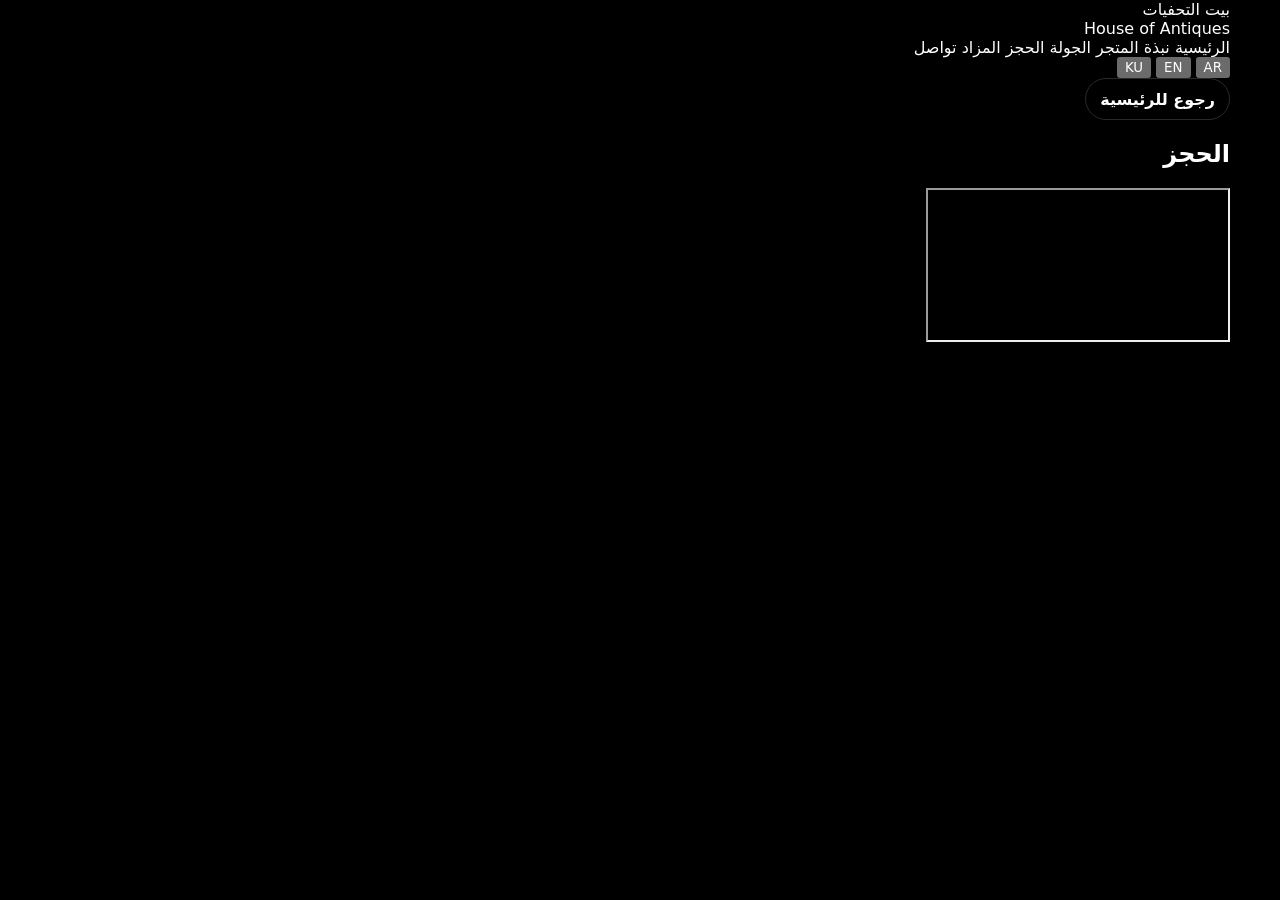
<file: booking.html>
<!doctype html>
<html lang="ar" dir="rtl">
<head>
  <meta charset="UTF-8" />
  <meta name="viewport" content="width=device-width, initial-scale=1.0"/>
  <title>الحجز | بيت التحفيات</title>
  <link rel="stylesheet" href="styles.css"/>
</head>
<body data-page="booking">
  <div class="wrap">
    <div class="shell">
      <header class="topbar">
        <div class="brand">
          <div class="logo" aria-hidden="true"></div>
          <div>
            <div class="t1" data-i18n="brand1">بيت التحفيات</div>
            <div class="t2" data-i18n="brand2">House of Antiques</div>
          </div>
        </div>

        <nav class="nav">
          <a href="index.html" data-i18n="nav_home">الرئيسية</a><span class="dot"></span>
          <a href="about.html" data-i18n="nav_about">نبذة</a><span class="dot"></span>
          <a href="store.html" data-i18n="nav_store">المتجر</a><span class="dot"></span>
          <a href="tour.html" data-i18n="nav_tour">الجولة</a><span class="dot"></span>
          <a href="booking.html" data-i18n="nav_booking">الحجز</a><span class="dot"></span>
          <a href="auction.html" data-i18n="nav_auction">المزاد</a><span class="dot"></span>
          <a href="contact.html" data-i18n="nav_contact">تواصل</a>
        </nav>

        <div class="lang">
          <button type="button" data-lang="ar">AR</button>
          <button type="button" data-lang="en">EN</button>
          <button type="button" data-lang="ku">KU</button>
        </div>
      </header>

      <main class="page">
        <a class="btn" href="index.html"><span data-back-home>رجوع للرئيسية</span></a>
        <h2 data-page-title>الحجز</h2>

        <div class="panel">
          <iframe id="embed" class="embed" title="Booking"></iframe>
        </div>
      </main>
    </div>
  </div>

  <script src="app.js"></script>
</body>
</html>
</file>
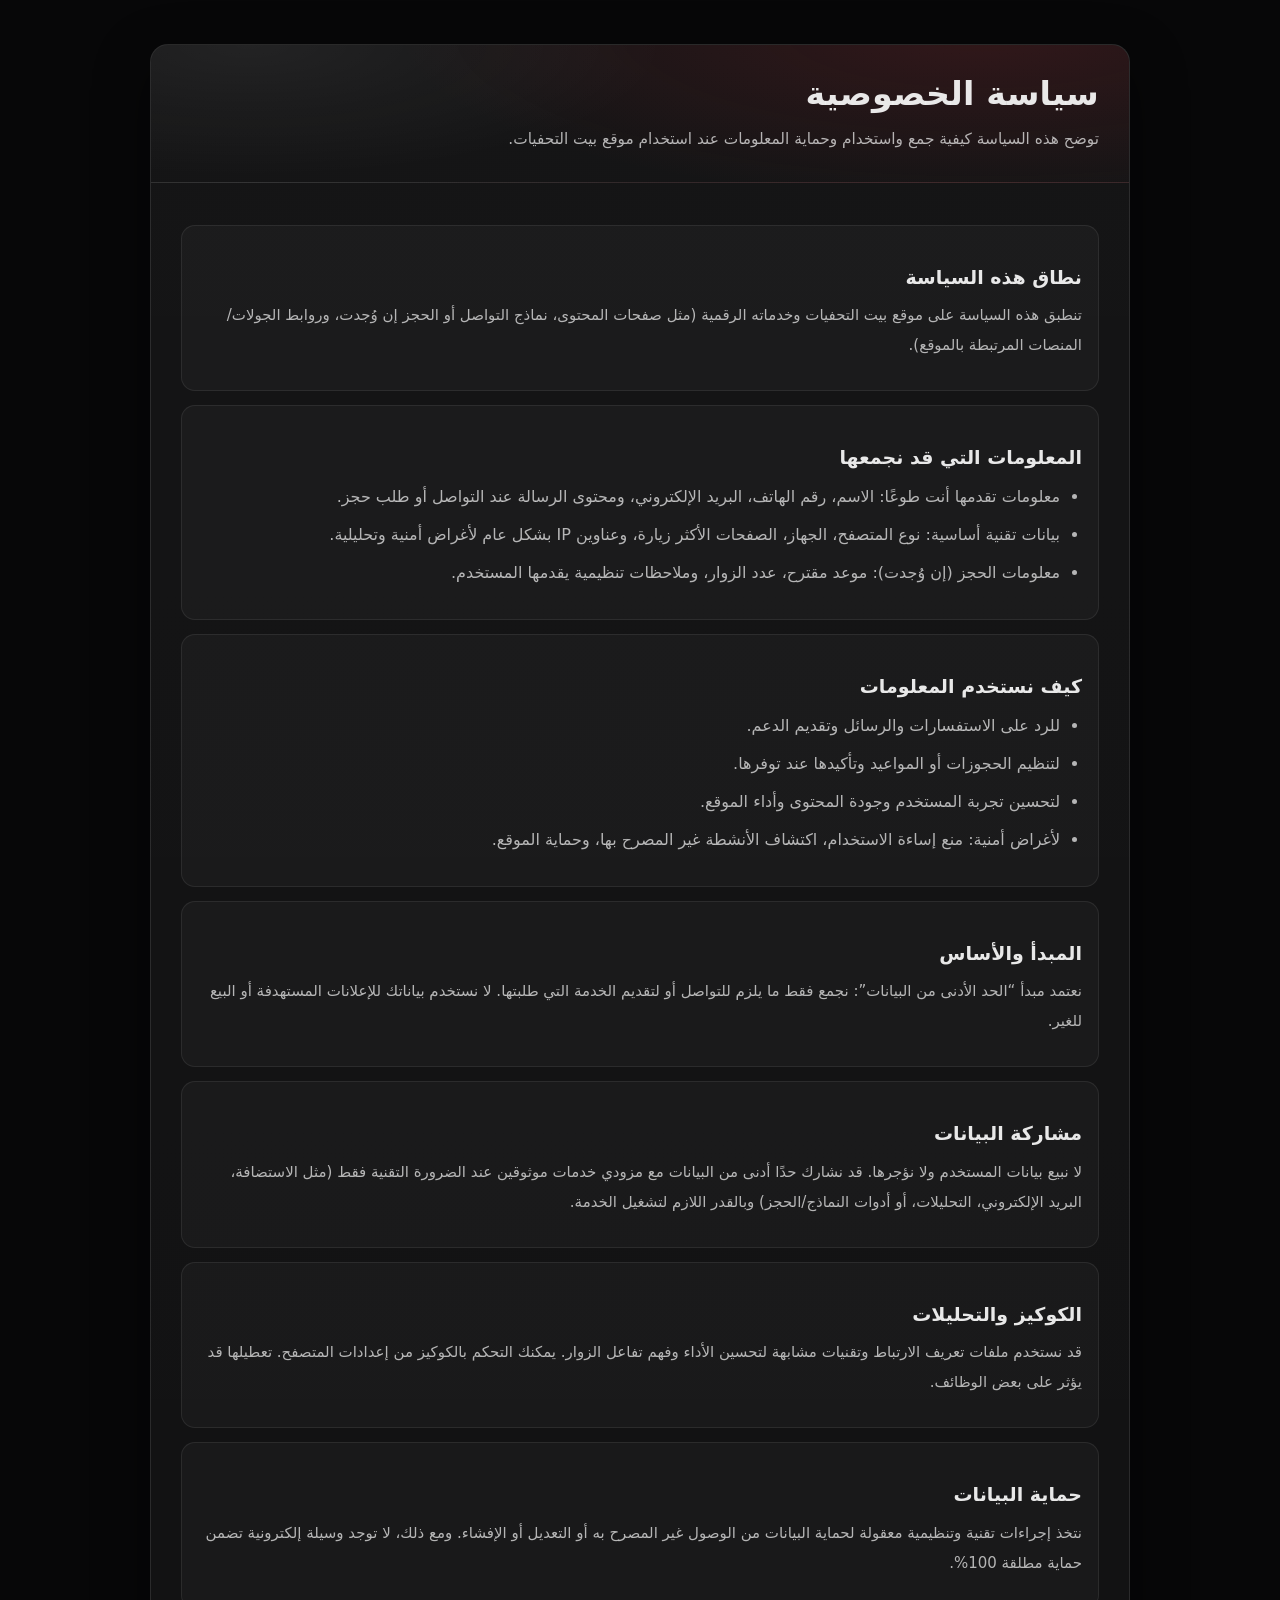
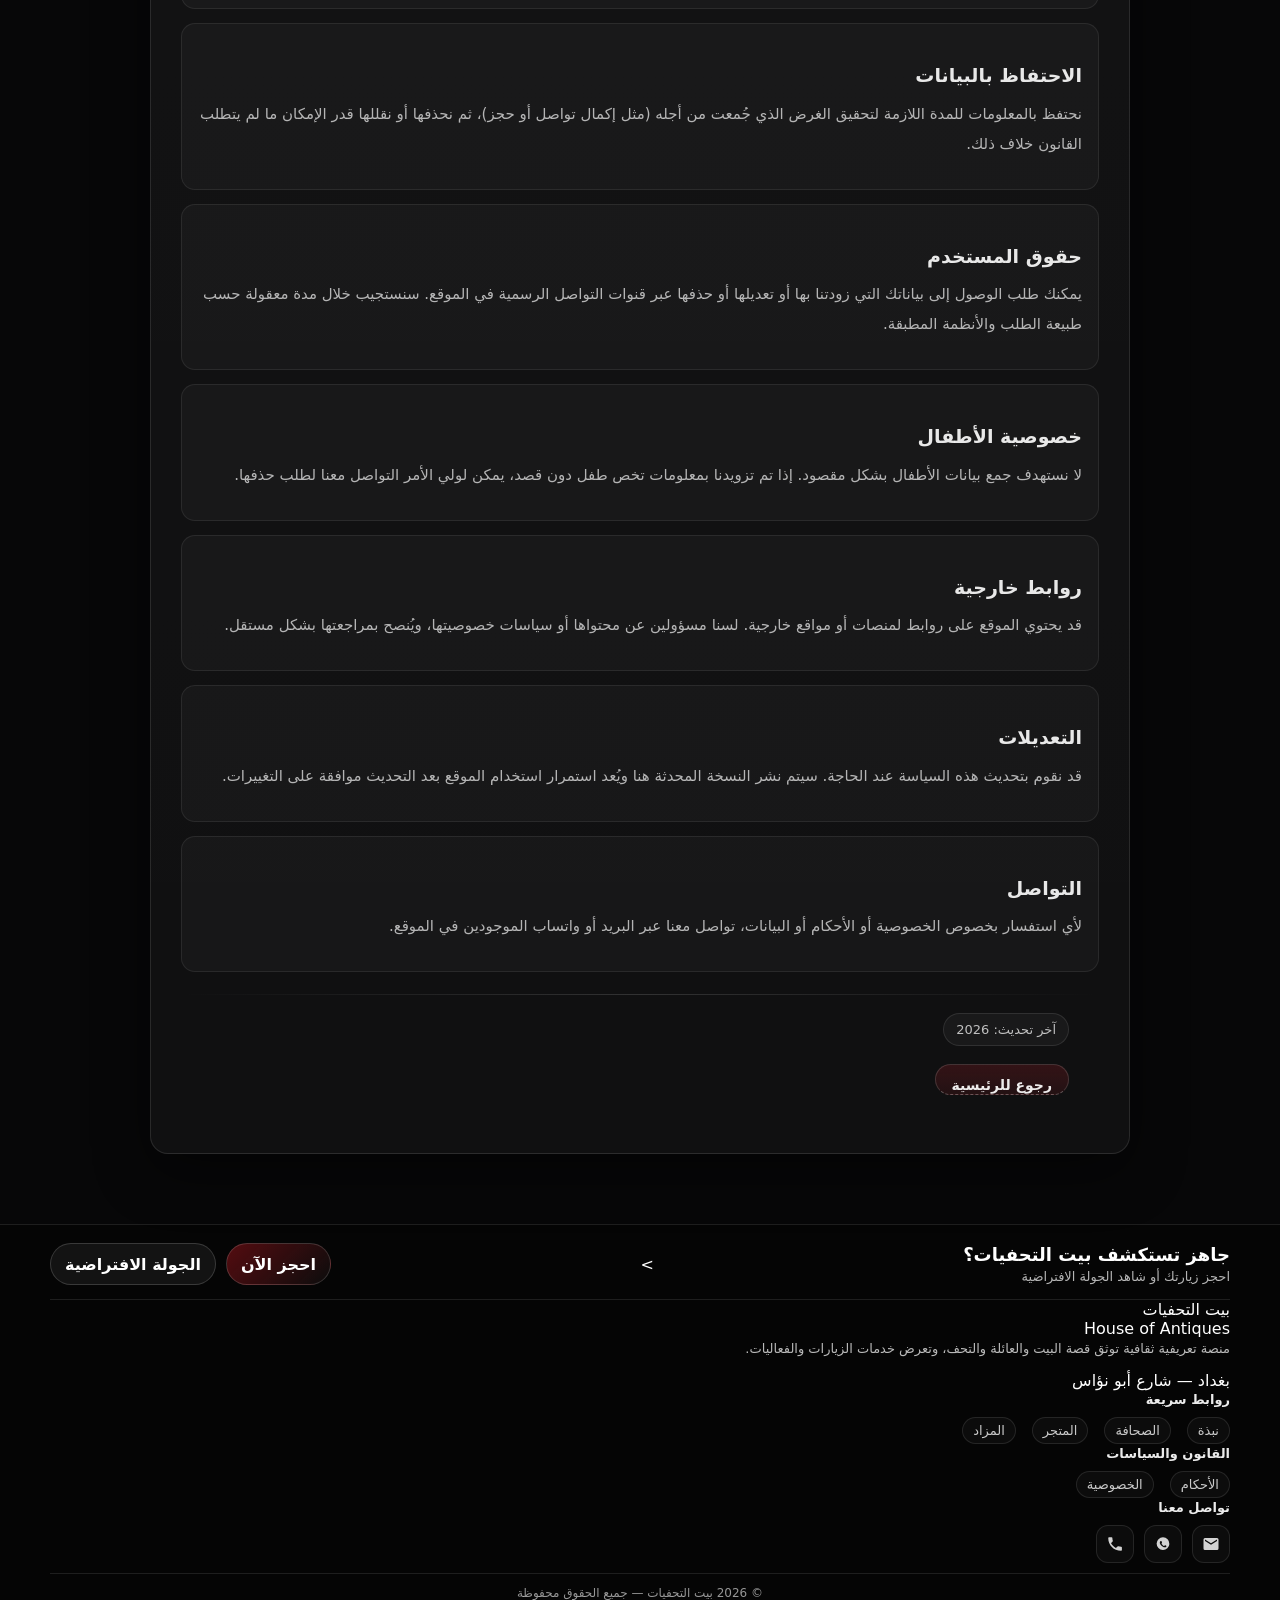
<file: privacy.html>
<!doctype html>
<html lang="ar" dir="rtl">
<head>
  <meta charset="UTF-8" />
  <meta name="viewport" content="width=device-width, initial-scale=1.0" />

  <title data-i18n="legal.privacy.tabTitle">سياسة الخصوصية | بيت التحفيات</title>
  <meta name="description" content="سياسة الخصوصية الخاصة بموقع بيت التحفيات." data-i18n-attr="content:legal.privacy.metaDesc" />

  <link rel="stylesheet" href="styles.css" />
  <link rel="stylesheet" href="legal.css" />

  <script defer src="i18n.js"></script>
</head>

<body class="page-legal">

  <main class="legalPage" role="main">
    <section class="legalCard" aria-labelledby="legalTitle">

      <header class="legalHead">
        <h1 class="legalTitle" id="legalTitle" data-i18n="legal.privacy.title">سياسة الخصوصية</h1>
        <p class="legalIntro" data-i18n="legal.privacy.intro">
          توضح هذه السياسة كيفية جمع واستخدام وحماية المعلومات عند استخدام موقع بيت التحفيات.
        </p>
      </header>

      <div class="legalBody">

        <section class="legalSec">
          <h2 data-i18n="legal.privacy.scopeTitle">نطاق هذه السياسة</h2>
          <p data-i18n="legal.privacy.scopeP">
            تنطبق هذه السياسة على موقع بيت التحفيات وخدماته الرقمية (مثل صفحات المحتوى، نماذج التواصل أو الحجز إن وُجدت، وروابط الجولات/المنصات المرتبطة بالموقع).
          </p>
        </section>

        <section class="legalSec">
          <h2 data-i18n="legal.privacy.dataTitle">المعلومات التي قد نجمعها</h2>
          <ul>
            <li data-i18n="legal.privacy.dataLi1">معلومات تقدمها أنت طوعًا: الاسم، رقم الهاتف، البريد الإلكتروني، ومحتوى الرسالة عند التواصل أو طلب حجز.</li>
            <li data-i18n="legal.privacy.dataLi2">بيانات تقنية أساسية: نوع المتصفح، الجهاز، الصفحات الأكثر زيارة، وعناوين IP بشكل عام لأغراض أمنية وتحليلية.</li>
            <li data-i18n="legal.privacy.dataLi3">معلومات الحجز (إن وُجدت): موعد مقترح، عدد الزوار، وملاحظات تنظيمية يقدمها المستخدم.</li>
          </ul>
        </section>

        <section class="legalSec">
          <h2 data-i18n="legal.privacy.useTitle">كيف نستخدم المعلومات</h2>
          <ul>
            <li data-i18n="legal.privacy.useLi1">للرد على الاستفسارات والرسائل وتقديم الدعم.</li>
            <li data-i18n="legal.privacy.useLi2">لتنظيم الحجوزات أو المواعيد وتأكيدها عند توفرها.</li>
            <li data-i18n="legal.privacy.useLi3">لتحسين تجربة المستخدم وجودة المحتوى وأداء الموقع.</li>
            <li data-i18n="legal.privacy.useLi4">لأغراض أمنية: منع إساءة الاستخدام، اكتشاف الأنشطة غير المصرح بها، وحماية الموقع.</li>
          </ul>
        </section>

        <section class="legalSec">
          <h2 data-i18n="legal.privacy.legalBasisTitle">المبدأ والأساس</h2>
          <p data-i18n="legal.privacy.legalBasisP">
            نعتمد مبدأ “الحد الأدنى من البيانات”: نجمع فقط ما يلزم للتواصل أو لتقديم الخدمة التي طلبتها. لا نستخدم بياناتك للإعلانات المستهدفة أو البيع للغير.
          </p>
        </section>

        <section class="legalSec">
          <h2 data-i18n="legal.privacy.sharingTitle">مشاركة البيانات</h2>
          <p data-i18n="legal.privacy.sharingP">
            لا نبيع بيانات المستخدم ولا نؤجرها. قد نشارك حدًا أدنى من البيانات مع مزودي خدمات موثوقين عند الضرورة التقنية فقط (مثل الاستضافة، البريد الإلكتروني، التحليلات، أو أدوات النماذج/الحجز) وبالقدر اللازم لتشغيل الخدمة.
          </p>
        </section>

        <section class="legalSec">
          <h2 data-i18n="legal.privacy.cookiesTitle">الكوكيز والتحليلات</h2>
          <p data-i18n="legal.privacy.cookiesP">
            قد نستخدم ملفات تعريف الارتباط وتقنيات مشابهة لتحسين الأداء وفهم تفاعل الزوار. يمكنك التحكم بالكوكيز من إعدادات المتصفح. تعطيلها قد يؤثر على بعض الوظائف.
          </p>
        </section>

        <section class="legalSec">
          <h2 data-i18n="legal.privacy.securityTitle">حماية البيانات</h2>
          <p data-i18n="legal.privacy.securityP">
            نتخذ إجراءات تقنية وتنظيمية معقولة لحماية البيانات من الوصول غير المصرح به أو التعديل أو الإفشاء. ومع ذلك، لا توجد وسيلة إلكترونية تضمن حماية مطلقة 100%.
          </p>
        </section>

        <section class="legalSec">
          <h2 data-i18n="legal.privacy.retentionTitle">الاحتفاظ بالبيانات</h2>
          <p data-i18n="legal.privacy.retentionP">
            نحتفظ بالمعلومات للمدة اللازمة لتحقيق الغرض الذي جُمعت من أجله (مثل إكمال تواصل أو حجز)، ثم نحذفها أو نقللها قدر الإمكان ما لم يتطلب القانون خلاف ذلك.
          </p>
        </section>

        <section class="legalSec">
          <h2 data-i18n="legal.privacy.rightsTitle">حقوق المستخدم</h2>
          <p data-i18n="legal.privacy.rightsP">
            يمكنك طلب الوصول إلى بياناتك التي زودتنا بها أو تعديلها أو حذفها عبر قنوات التواصل الرسمية في الموقع. سنستجيب خلال مدة معقولة حسب طبيعة الطلب والأنظمة المطبقة.
          </p>
        </section>

        <section class="legalSec">
          <h2 data-i18n="legal.privacy.childrenTitle">خصوصية الأطفال</h2>
          <p data-i18n="legal.privacy.childrenP">
            لا نستهدف جمع بيانات الأطفال بشكل مقصود. إذا تم تزويدنا بمعلومات تخص طفل دون قصد، يمكن لولي الأمر التواصل معنا لطلب حذفها.
          </p>
        </section>

        <section class="legalSec">
          <h2 data-i18n="legal.privacy.externalTitle">روابط خارجية</h2>
          <p data-i18n="legal.privacy.externalP">
            قد يحتوي الموقع على روابط لمنصات أو مواقع خارجية. لسنا مسؤولين عن محتواها أو سياسات خصوصيتها، ويُنصح بمراجعتها بشكل مستقل.
          </p>
        </section>

        <section class="legalSec">
          <h2 data-i18n="legal.common.changesTitle">التعديلات</h2>
          <p data-i18n="legal.privacy.changesP">
            قد نقوم بتحديث هذه السياسة عند الحاجة. سيتم نشر النسخة المحدثة هنا ويُعد استمرار استخدام الموقع بعد التحديث موافقة على التغييرات.
          </p>
        </section>

        <section class="legalSec">
          <h2 data-i18n="legal.common.contactTitle">التواصل</h2>
          <p data-i18n="legal.common.contactP">
            لأي استفسار بخصوص الخصوصية أو البيانات، تواصل معنا عبر البريد أو واتساب الموجودين في الموقع.
          </p>
        </section>

        <hr class="legalDivider" />

        <div class="legalMeta">
          <span class="legalTag" data-i18n="legal.common.lastUpdated">آخر تحديث: 2026</span>
        </div>

        <div class="legalActions">
          <a class="legalBtn" href="index.html" data-i18n="legal.common.backHome">رجوع للرئيسية</a>
        </div>

      </div>
    </section>
  </main>


  <footer class="siteFooter" role="contentinfo">
    <div class="fWrap">

      <div class="fTop">
        <div class="fCta">
          <div class="fCta__text">
            <div class="fCta__title" data-i18n="footer.cta.title">جاهز تستكشف بيت التحفيات؟</div>
            <div class="fCta__sub" data-i18n="footer.cta.sub">احجز زيارتك أو شاهد الجولة الافتراضية</div>
          </div>
      
  ></section>
          <div class="fCta__actions">
            <a class="btn btn--primary" href="booking.html" data-i18n="footer.cta.book">احجز الآن</a>
            <a class="btn btn--ghost" href="tour.html" data-i18n="footer.cta.tour">الجولة الافتراضية</a>
          </div>
        </div>
      </div>

      <div class="fMid">
        <div class="fCol fBrand">
          <div class="fLogoRow">
            <div class="fLogo" aria-hidden="true"></div>
            <div class="fBrandText">
              <div class="fBrandName" data-i18n="brandAr">بيت التحفيات</div>
              <div class="fBrandSub" data-i18n="brandEn">House of Antiques</div>
            </div>
          </div>

          <p class="fNote" data-i18n="footer.note">
            منصة تعريفية ثقافية توثق قصة البيت والعائلة والتحف، وتعرض خدمات الزيارات والفعاليات.
          </p>

          <div class="fTiny">
            <span data-i18n="footer.addr">بغداد — شارع أبو نؤاس</span>
          </div>
        </div>

        <div class="fCol">
          <div class="fTitle" data-i18n="footer.quick">روابط سريعة</div>
          <ul class="fLinks">
            <li><a href="about.html" data-i18n="footer.about">نبذة</a></li>
            <li><a href="press.html" data-i18n="footer.press">الصحافة</a></li>
            <li><a href="store.html" data-i18n="footer.store">المتجر</a></li>
            <li><a href="auction.html" data-i18n="footer.auction">المزاد</a></li>
          </ul>
        </div>

        <div class="fCol">
          <div class="fTitle" data-i18n="footer.legal">القانون والسياسات</div>
          <ul class="fLinks">
            <li><a href="terms.html" data-i18n="footer.terms">الأحكام</a></li>
            <li><a href="privacy.html" data-i18n="footer.privacy">الخصوصية</a></li>
          </ul>
        </div>

        <div class="fCol">
          <div class="fTitle" data-i18n="footer.contact">تواصل</div>

          <div class="fIcons" aria-label="روابط التواصل">
            <a class="ico" href="mailto:houseofantiques@gmail.com" aria-label="Email">
              <svg viewBox="0 0 24 24" aria-hidden="true">
                <path d="M20 4H4a2 2 0 0 0-2 2v12a2 2 0 0 0 2 2h16a2 2 0 0 0 2-2V6a2 2 0 0 0-2-2zm0 4-8 5-8-5V6l8 5 8-5v2z"/>
              </svg>
            </a>

            <a class="ico" href="https://wa.me/9647777045599" target="_blank" rel="noopener" aria-label="WhatsApp">
              <svg viewBox="0 0 24 24" aria-hidden="true">
                <path d="M20.5 11.9A8.5 8.5 0 1 1 11.9 3a8.5 8.5 0 0 1 8.6 8.9zm-4.1 2.4c-.2-.1-1.2-.6-1.4-.7-.2-.1-.4-.1-.5.1-.1.2-.6.7-.7.8-.1.1-.3.1-.5 0-.3-.1-1-.4-1.9-1.3-.7-.6-1.1-1.4-1.3-1.6-.1-.2 0-.4.1-.5l.4-.5c.1-.1.1-.3.1-.4 0-.1-.5-1.3-.7-1.8-.2-.5-.4-.4-.5-.4h-.4c-.1 0-.4.1-.6.3-.2.2-.8.8-.8 1.9s.8 2.1.9 2.3c.1.2 1.6 2.4 3.9 3.4.5.2.9.3 1.2.4.5.2 1 .2 1.4.1.4-.1 1.2-.5 1.3-.9.2-.4.2-.8.1-.9-.1-.1-.2-.2-.4-.3z"/>
              </svg>
            </a>

            <a class="ico" href="tel:+9647777045599" aria-label="Call">
              <svg viewBox="0 0 24 24" aria-hidden="true">
                <path d="M6.6 10.8c1.4 2.8 3.8 5.2 6.6 6.6l2.2-2.2c.3-.3.7-.4 1.1-.3 1.2.4 2.4.6 3.7.6.6 0 1 .4 1 1V20c0 .6-.4 1-1 1C10.3 21 3 13.7 3 4c0-.6.4-1 1-1h3.5c.6 0 1 .4 1 1 0 1.3.2 2.5.6 3.7.1.4 0 .8-.3 1.1l-2.2 2.2z"/>
              </svg>
            </a>
          </div>
        </div>
      </div>

      <div class="fBottom">
        <div class="fCopy" data-i18n="footer.copy">© 2026 بيت التحفيات — جميع الحقوق محفوظة</div>
      </div>

    </div>
  </footer>

</body>
</html>
</file>
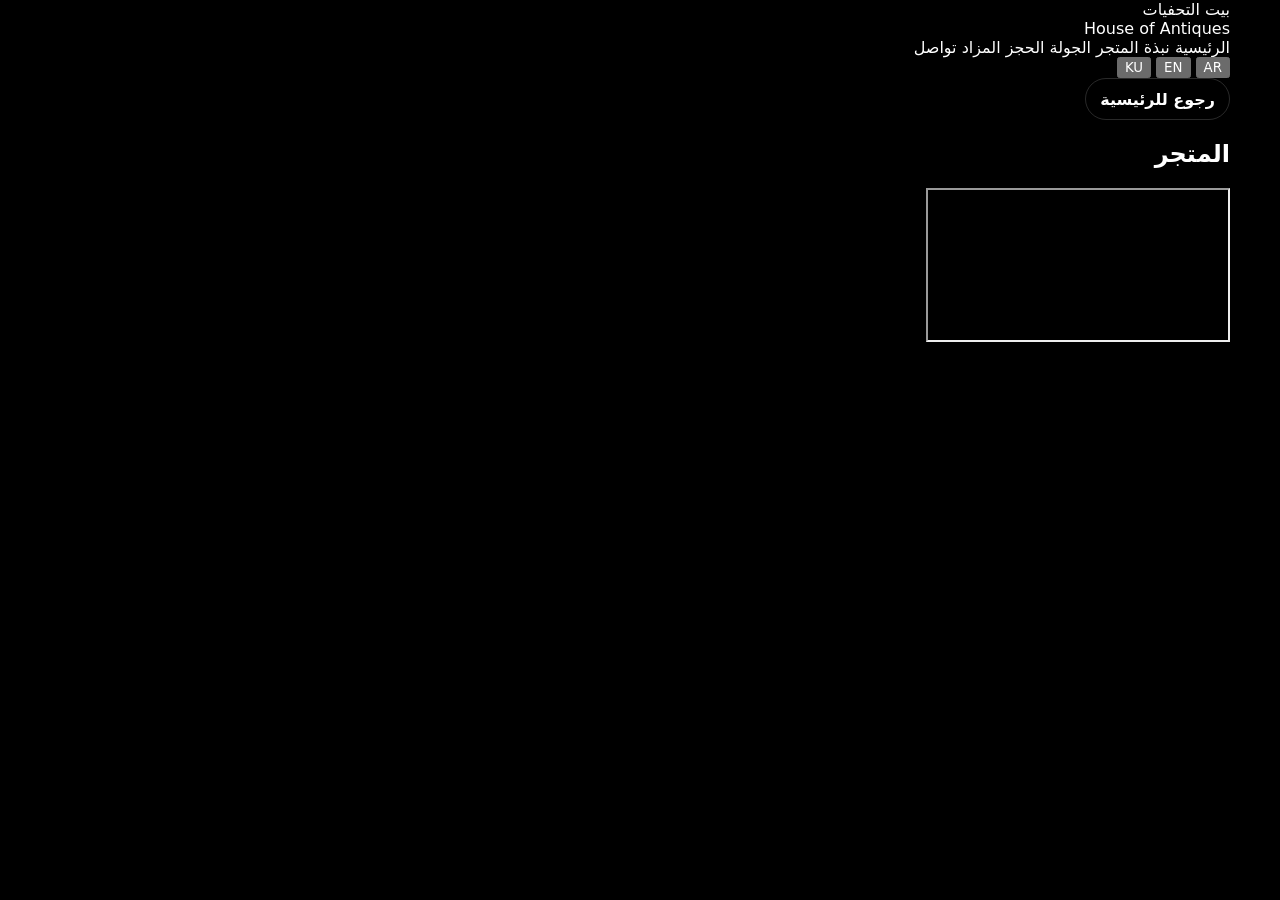
<file: store.html>
<!doctype html>
<html lang="ar" dir="rtl">
<head>
  <meta charset="UTF-8" />
  <meta name="viewport" content="width=device-width, initial-scale=1.0"/>
  <title>المتجر | بيت التحفيات</title>
  <link rel="stylesheet" href="styles.css"/>
</head>
<body data-page="store">
  <div class="wrap">
    <div class="shell">
      <header class="topbar">
        <div class="brand">
          <div class="logo" aria-hidden="true"></div>
          <div>
            <div class="t1" data-i18n="brand1">بيت التحفيات</div>
            <div class="t2" data-i18n="brand2">House of Antiques</div>
          </div>
        </div>

        <nav class="nav">
          <a href="index.html" data-i18n="nav_home">الرئيسية</a><span class="dot"></span>
          <a href="about.html" data-i18n="nav_about">نبذة</a><span class="dot"></span>
          <a href="store.html" data-i18n="nav_store">المتجر</a><span class="dot"></span>
          <a href="tour.html" data-i18n="nav_tour">الجولة</a><span class="dot"></span>
          <a href="booking.html" data-i18n="nav_booking">الحجز</a><span class="dot"></span>
          <a href="auction.html" data-i18n="nav_auction">المزاد</a><span class="dot"></span>
          <a href="contact.html" data-i18n="nav_contact">تواصل</a>
        </nav>

        <div class="lang">
          <button type="button" data-lang="ar">AR</button>
          <button type="button" data-lang="en">EN</button>
          <button type="button" data-lang="ku">KU</button>
        </div>
      </header>

      <main class="page">
        <a class="btn" href="index.html"><span data-back-home>رجوع للرئيسية</span></a>
        <h2 data-page-title>المتجر</h2>

        <div class="panel">
          <iframe id="embed" class="embed" title="Store"></iframe>
        </div>
      </main>
    </div>
  </div>

  <script src="app.js"></script>
</body>
</html>
</file>
<file: styles.css>
/* =========================================================
   House of Antiques — GLOBAL styles.css (CLEAN)
   - One theme only (NO dark/light switching)
   - Background black / Cards white
   - Keeps your HTML class names (hoaTopbar / siteFooter / hero / gateTickets)
   - Page-specific colors should be in each page css (about.css etc)
========================================================= */

/* ========== 0) Root + Theme Lock ========== */
:root{
  /* Fixed theme */
  --bg: #000;             /* site background */
  --fg: #fff;             /* default text on dark */
  --muted: rgba(255,255,255,.68);
  --line: rgba(255,255,255,.12);

 /* Vintage Beige Cards */
--card: #faeddc;              /* بيج فنتج أساسي */
--cardText: #2c241c;          /* بني داكن للنص */
--cardMuted: rgba(44,36,28,.65);
--cardLine: rgba(44,36,28,.10);

  /* Accent */
  --accent: #6b0f14;      /* wine */
  --accent2:#2a070a;

  /* Layout */
  --max: 1180px;
  --r12: 12px;
  --r16: 16px;
  --r18: 18px;
  --r22: 22px;
  --shadow: 0 18px 55px rgba(0,0,0,.45);

  /* Typography */
  --serif: "Cormorant Garamond", serif;
  --sans: "Cairo", system-ui, -apple-system, Segoe UI, Roboto, Arial, sans-serif;
}

/* Kill any “auto color scheme” behavior */
html{ color-scheme: dark; }
@media (prefers-color-scheme: light){
  html{ color-scheme: dark; } /* still dark */
}

/* ========== 1) Base Reset ========== */
*{ box-sizing:border-box; }
html,body{ height:100%; }
body{
  margin:0;
  font-family: var(--sans);
  background: var(--bg);
  color: var(--fg);
  overflow-x:hidden;
}
a{ color:inherit; text-decoration:none; }
img{ display:block; max-width:100%; }
button{ font-family: inherit; }

/* Containers */
.wrap{
  width: min(var(--max), calc(100% - 32px));
  margin-inline:auto;
}
.section{ padding: 56px 0; }
@media (max-width: 720px){
  .section{ padding: 34px 0; }
  .wrap{ width: calc(100% - 24px); }
}

/* Headings block */
.head{ margin-bottom: 16px; }
.h2{
  margin: 0 0 6px;
  font-family: var(--serif);
  font-size: 34px;
  letter-spacing:.2px;
}
.p{
  margin:0;
  color: var(--muted);
  line-height:1.85;
}
@media (max-width: 720px){
  .h2{ font-size: 28px; }
  .p{ font-size: 14px; }
}

/* Utility */
.bleed{
  width:100%;
  margin:0;
  padding:0;
}

/* =========================================================
   2) TOPBAR — keep your structure (hoaTopbar)
========================================================= */
.hoaTopbar{
  position: sticky;
  top:0;
  z-index: 1000;
  background: rgba(0,0,0,.72);
  backdrop-filter: blur(10px);
  border-bottom: 1px solid var(--line);
}
.hoaTopbar__inner{
  width: min(var(--max), calc(100% - 32px));
  margin-inline:auto;
  height: 70px;
  display:flex;
  align-items:center;
  justify-content:space-between;
  gap: 12px;
}

/* Left (mobile only) */
.hoaTopbar__left{ display:flex; align-items:center; gap:10px; }
@media (min-width: 980px){
  .hoaTopbar__left{ display:none; }
}

/* Icon button */
.iconBtn{
  width: 44px;
  height: 44px;
  border-radius: 14px;
  border: 1px solid rgba(255,255,255,.14);
  background: rgba(255,255,255,.04);
  cursor:pointer;
  display:inline-flex;
  align-items:center;
  justify-content:center;
}
.hamburger{
  width: 18px;
  height: 2px;
  background: rgba(255,255,255,.88);
  border-radius: 999px;
  position: relative;
}
.hamburger::before,
.hamburger::after{
  content:"";
  position:absolute;
  left:0;
  width: 18px;
  height: 2px;
  background: rgba(255,255,255,.88);
  border-radius:999px;
}
.hamburger::before{ top:-6px; }
.hamburger::after{ top:6px; }

/* Brand */
.hoaBrand{
  display:flex;
  align-items:center;
  gap: 10px;
  min-width: 220px;
}
.hoaBrand__logo{
  width: 46px;
  height: 46px;
  border-radius: 999px;
  display:grid;
  place-items:center;
  border: 1px solid rgba(255,255,255,.18);
  background: radial-gradient(circle at top, rgba(255,255,255,.14), rgba(255,255,255,.04));
  box-shadow: 0 10px 22px rgba(0,0,0,.45);
  overflow:hidden;
  flex: 0 0 auto;
}
.hoaBrand__logo img{
  width: 28px;
  height: 28px;
  object-fit: contain;
}
.hoaBrand__text{
  display:flex;
  flex-direction:column;
  line-height:1.05;
}
.hoaBrand__title{ font-weight: 900; letter-spacing:.2px; }
.hoaBrand__sub{ font-size: 12px; opacity: .70; }

/* Desktop nav */
.hoaNav{
  display:none;
  align-items:center;
  justify-content:center;
  gap: 14px;
  flex: 1;
  min-width:0;
}
.hoaNav__link{
  padding: 10px 10px;
  border-radius: 12px;
  color: rgba(255,255,255,.86);
  font-weight: 800;
  font-size: 13px;
  transition: background .18s ease;
}
.hoaNav__link:hover{ background: rgba(255,255,255,.07); }
.hoaNav__link--cta{
  border: 1px solid rgba(255,255,255,.16);
  background: linear-gradient(135deg, rgba(107,15,20,.70), rgba(255,255,255,.03));
}
@media (min-width: 980px){
  .hoaNav{ display:flex; }
}

/* Right */
.hoaTopbar__right{ display:flex; align-items:center; gap: 10px; }
.langToggle{
  height: 40px;
  padding: 0 14px;
  border-radius: 999px;
  border: 1px solid rgba(255,255,255,.18);
  background: rgba(255,255,255,.06);
  color: #fff;
  cursor:pointer;
  display:inline-flex;
  align-items:center;
  justify-content:center;
  font-weight: 900;
  letter-spacing:.6px;
}
.langToggle:hover{
  background: rgba(255,255,255,.10);
}

/* Small screens: keep topbar clean */
@media (max-width: 520px){
  .hoaTopbar__inner{
    width: calc(100% - 24px);
    height: 66px;
    gap: 10px;
  }
  .hoaBrand{ min-width: auto; }
  .hoaBrand__sub{ display:none; }
}

/* =========================================================
   3) MOBILE MENU (your HTML: .mobileMenu)
========================================================= */
.mobileMenu{
  position: fixed;
  inset: 0;
  z-index: 1200;
  pointer-events:none;
  opacity: 0;
  transition: opacity .18s ease;
}
.mobileMenu[aria-hidden="false"]{
  pointer-events:auto;
  opacity: 1;
}

.mobileMenu__backdrop{
  position:absolute;
  inset:0;
  background: rgba(0,0,0,.55);
}

.mobileMenu__panel{
  position:absolute;
  top: 78px;
  left: 12px;
  right: 12px;
  background: rgba(12,12,12,.96);
  border: 1px solid rgba(255,255,255,.12);
  border-radius: 16px;
  padding: 12px;
  box-shadow: var(--shadow);
}

.mobileMenu__close{
  width: 44px;
  height: 44px;
  border-radius: 14px;
  border: 1px solid rgba(255,255,255,.12);
  background: rgba(255,255,255,.04);
  color:#fff;
  cursor:pointer;
  font-size: 22px;
}

.mobileMenu__nav{
  display:grid;
  gap: 10px;
  margin-top: 10px;
}
.mobileMenu__nav a{
  padding: 12px 12px;
  border-radius: 14px;
  border: 1px solid rgba(255,255,255,.10);
  background: rgba(255,255,255,.04);
  font-weight: 850;
}

/* =========================================================
   4) HERO (your HTML: .hero / hero__bg / heroLead / heroBtn)
========================================================= */
.hero{
  position: relative;
  width: 100%;
  min-height: 320px;
  overflow:hidden;
  display:grid;
  align-items:center;
}
.hero__bg{
  position:absolute;
  inset:0;
}
.hero__bgImg{
  position:absolute;
  inset:0;
  width:100%;
  height:100%;
  object-fit: cover;
  object-position:center 35%;
  opacity:0;
  transition: opacity .55s ease;
}
.hero__bgImg.is-active{ opacity:1; }
.hero__overlay{
  position:absolute;
  inset:0;
  background:
    radial-gradient(900px 600px at 70% 25%, rgba(0,0,0,0), transparent 55%),
    linear-gradient(to right, rgba(0,0,0,.78), rgba(0,0,0,.25));
}
.hero__content{
  position:relative;
  z-index: 2;
  padding: 52px 0 42px;
}
.heroBox{ max-width: 760px; }

.heroTopline{
  font-size: 11px;
  letter-spacing: .24em;
  text-transform: uppercase;
  color: rgba(255,255,255,.74);
  margin-bottom: 14px;
}

.heroLead{
  margin: 0 0 18px;
  max-width: 58ch;
  color: rgba(255,255,255,.78);
  line-height: 1.9;
  font-size: 15px;
}

.heroActions{
  display:flex;
  gap: 12px;
  flex-wrap: wrap;
  margin-bottom: 18px;
}
.heroBtn{
  display:inline-flex;
  align-items:center;
  justify-content:center;
  min-height: 44px;
  padding: 0 16px;
  border-radius: 999px;
  border: 1px solid rgba(255,255,255,.18);
  font-weight: 900;
  transition: transform .18s ease, background .18s ease, border-color .18s ease;
}
.heroBtn--primary{
  background: rgba(255,255,255,.10);
  border-color: rgba(255,255,255,.22);
}
.heroBtn--primary:hover{
  transform: translateY(-1px);
  background: rgba(255,255,255,.14);
}
.heroBtn--ghost{
  background: transparent;
  color: rgba(255,255,255,.86);
}
.heroBtn--ghost:hover{
  transform: translateY(-1px);
  background: rgba(255,255,255,.08);
}

.heroInfoRow{
  display:flex;
  gap: 18px;
  flex-wrap: wrap;
  margin-top: 8px;
  padding-top: 14px;
  border-top: 1px solid rgba(255,255,255,.14);
}
.heroInfo{
  display:flex;
  gap: 10px;
  align-items:center;
  min-width: 190px;
}
.heroInfoDot{
  width: 8px;
  height: 8px;
  border-radius: 99px;
  background: rgba(255,255,255,.32);
  border: 1px solid rgba(255,255,255,.18);
}
.heroInfoK{
  font-size: 11px;
  color: rgba(255,255,255,.60);
  letter-spacing: .08em;
  text-transform: uppercase;
}
.heroInfoV{
  font-size: 13px;
  color: rgba(255,255,255,.86);
  margin-top: 2px;
}

.hero__controls{
  margin-top: 16px;
  display:flex;
  align-items:center;
  gap: 12px;
}
.hero__controls .icon{
  width: 44px; height: 44px;
  border-radius: 16px;
  border: 1px solid rgba(255,255,255,.14);
  background: rgba(0,0,0,.35);
  color: #fff;
  cursor:pointer;
  font-size: 22px;
}
.hero__controls .dots{
  display:flex;
  gap: 8px;
}
.hero__controls .dot{
  width: 8px; height: 8px;
  border-radius: 99px;
  border: 1px solid rgba(255,255,255,.35);
  background: rgba(255,255,255,.12);
  cursor:pointer;
}
.hero__controls .dot.is-active{
  background: rgba(107,15,20,.85);
  border-color: rgba(107,15,20,.65);
}

@media (max-width: 560px){
  .hero__content{ padding: 36px 0 28px; }
  .heroLead{ font-size: 14px; line-height: 1.85; }
  .heroInfo{ min-width:auto; flex: 1 1 140px; }
}

/* =========================================================
   5) GATE CARDS (NEW) — this is your MAIN requested change
   - looks like the reference: image + caption line + button
   - Desktop: 3 columns
   - Mobile: 2 columns
========================================================= */
.gateTickets{
  position: relative;
}
.gateTickets__bg,
.gateBg{
  position:absolute;
  inset:0;
  pointer-events:none;
  background:
    radial-gradient(900px 600px at 50% 10%, rgba(107,15,20,.18), transparent 60%),
    radial-gradient(900px 600px at 90% 120%, rgba(107,15,20,.10), transparent 60%);
  opacity: .9;
}

/* this is the grid container */
.gateTickets__list{
  width: min(var(--max), calc(100% - 32px));
  margin-inline:auto;
  display:grid;
  gap: 18px;
  grid-template-columns: repeat(3, 1fr);
  padding: 10px 0 0;
}
@media (max-width: 980px){
  .gateTickets__list{
    grid-template-columns: repeat(2, 1fr);
  }
}
@media (max-width: 420px){
  .gateTickets__list{
    grid-template-columns: 1fr; /* إذا شاشة ضيقة جداً */
  }
}

/* single card */
.gateCard{
  background: var(--card);
  color: var(--cardText);
  border-radius: var(--r18);
  overflow:hidden;
  border: 1px solid rgba(255,255,255,.10);
  box-shadow: var(--shadow);
  display:flex;
  flex-direction:column;
  min-width:0;
}

.gateCard__media{
  aspect-ratio: 16 / 10; /* قريب من شكل الريفرنس */
  background:#111;
  overflow:hidden;
}
.gateCard__media img{
  width:100%;
  height:100%;
  object-fit: cover;
  object-position:center 35%;
  transform: scale(1.02);
  transition: transform .35s ease;
}
.gateCard:hover .gateCard__media img{
  transform: scale(1.07);
}

.gateCard__body{
  padding: 12px 12px 14px;
  display:flex;
  flex-direction:column;
  gap: 10px;
}

/* one line caption (title) */
.gateCard__title{
  margin:0;
  font-family: var(--serif);
  font-size: 18px;
  letter-spacing:.2px;
  line-height:1.15;

  /* keep it “clean line” like reference */
  display:-webkit-box;
  -webkit-line-clamp: 2;
  -webkit-box-orient: vertical;
  overflow:hidden;
}

/* optional short line under */
.gateCard__sub{
  margin:0;
  font-size: 13px;
  color: var(--cardMuted);
  line-height: 1.6;

  display:-webkit-box;
  -webkit-line-clamp: 2;
  -webkit-box-orient: vertical;
  overflow:hidden;
}

/* button */
.gateCard__btn{
  margin-top: 2px;
  width: fit-content;
  display:inline-flex;
  align-items:center;
  gap: 10px;
  padding: 10px 14px;
  border-radius: 999px;
  border: 1px solid rgba(18,18,18,.14);
  background: #111;
  color: #fff;
  font-weight: 900;
  font-size: 13px;
  box-shadow: 0 10px 22px rgba(0,0,0,.18);
  transition: transform .18s ease, background .18s ease, border-color .18s ease;
}
.gateCard__btn:hover{
  transform: translateY(-1px);
  background: var(--accent);
  border-color: rgba(107,15,20,.60);
}
html[dir="rtl"] .gateCard__btn::after{ content:"←"; }
html[dir="ltr"] .gateCard__btn::after{ content:"→"; }

/* =========================================================
   6) ABOUT + STATS (your HTML: .stats .cards3)
========================================================= */
.stats{
  display:grid;
  gap: 12px;
  grid-template-columns: 1fr;
  margin-top: 16px;
}
@media (min-width: 900px){
  .stats{ grid-template-columns: repeat(4,1fr); }
}
.stat{
  border-radius: var(--r18);
  border: 1px solid rgba(255,255,255,.12);
  background: rgba(255,255,255,.04);
  padding: 16px;
}
.num{
  font-family: var(--serif);
  font-size: 42px;
  font-weight: 700;
}
.lbl{
  color: rgba(255,255,255,.70);
  font-size: 13px;
  margin-top: 6px;
}

.cards3{
  display:grid;
  gap: 12px;
  grid-template-columns: 1fr;
  margin-top: 14px;
}
@media (min-width: 980px){
  .cards3{ grid-template-columns: repeat(3,1fr); }
}
.card{
  border-radius: var(--r18);
  border: 1px solid rgba(255,255,255,.12);
  background: rgba(255,255,255,.04);
  padding: 16px;
}
.card h3{ margin:0 0 8px; font-weight: 900; }
.card p{ margin:0; color: rgba(255,255,255,.74); line-height: 1.85; }

/* =========================================================
   7) FOOTER (shorter scroll, same structure)
========================================================= */
.footerCover{
  width: 100%;
  overflow:hidden;
  margin-top: 26px;
}
.footerCover img{
  width:100%;
  height: 240px;
  object-fit: cover;
  object-position:center 60%;
  opacity: .95;
}
@media (max-width: 720px){
  .footerCover img{ height: 180px; }
}

/* Footer wrapper */
.siteFooter{
  background: #050505;
  border-top: 1px solid rgba(255,255,255,.10);
}
.fWrap{
  width: min(var(--max), calc(100% - 32px));
  margin-inline:auto;
  padding: 18px 0 14px; /* أقل = سكرول أقل */
}

/* CTA row */
.fTop{ padding: 0 0 14px; border-bottom: 1px solid rgba(255,255,255,.10); }
.fCta{
  display:flex;
  align-items:center;
  justify-content:space-between;
  gap: 12px;
}
.fCta__title{ font-weight: 900; font-size: 18px; }
.fCta__sub{ margin-top:4px; font-size: 13px; color: rgba(255,255,255,.70); }
.fCta__actions{ display:flex; gap: 10px; flex-wrap: wrap; }

/* Your footer buttons (keep .btn naming from your HTML) */
.btn{
  height: 42px;
  padding: 0 14px;
  border-radius: 999px;
  border: 1px solid rgba(255,255,255,.16);
  font-weight: 900;
  display:inline-flex;
  align-items:center;
  justify-content:center;
}
.btn--primary{
  background: linear-gradient(135deg, rgba(107,15,20,.78), rgba(255,255,255,.03));
}
.btn--ghost{
  background: rgba(255,255,255,.06);
}
.btn:hover{ filter: brightness(1.05); }

/* Grid */
.fGrid{
  display:grid;
  gap: 16px;
  grid-template-columns: 1.3fr 1fr 1fr 1fr;
  padding: 14px 0 10px;
}
@media (max-width: 980px){
  .fGrid{ grid-template-columns: 1fr 1fr; }
}
@media (max-width: 560px){
  .fGrid{ grid-template-columns: 1fr; }
}

.fTitle{
  font-weight: 900;
  font-size: 13px;
  margin: 2px 0 10px;
  color: rgba(255,255,255,.92);
}
.fNote{
  margin: 0 0 10px;
  font-size: 13px;
  line-height: 1.7;
  color: rgba(255,255,255,.72);
}
.fLinks{
  list-style:none;
  margin:0;
  padding:0;
  display:grid;
  gap: 8px;
}
.fLinks--2col{
  grid-template-columns: 1fr 1fr;
  gap: 8px 12px;
}
@media (max-width: 560px){
  .fLinks--2col{ grid-template-columns: 1fr; }
}

.fLinks a{
  color: rgba(255,255,255,.74);
  font-size: 13px;
  display:inline-flex;
  align-items:center;
  gap: 8px;
  transition: .18s ease;
}
.fLinks a:hover{
  color: rgba(255,255,255,.95);
  transform: translateX(-2px);
}

/* Address pill */
.addrPill{
  display:inline-flex;
  align-items:center;
  gap: 10px;
  padding: 10px 12px;
  border-radius: 999px;
  border: 1px solid rgba(255,255,255,.12);
  background: rgba(255,255,255,.04);
}
.addrIco svg{
  width: 18px; height: 18px;
  fill: rgba(255,255,255,.86);
}

/* Social icons */
.fIcons{ display:flex; flex-wrap:wrap; gap: 10px; }
.ico{
  width: 40px; height: 40px;
  display:inline-flex;
  align-items:center;
  justify-content:center;
  border-radius: 12px;
  border: 1px solid rgba(255,255,255,.10);
  background: rgba(255,255,255,.04);
  transition: .18s ease;
}
.ico:hover{
  background: rgba(255,255,255,.08);
  border-color: rgba(255,255,255,.16);
  transform: translateY(-2px);
}
.ico svg{ width: 18px; height: 18px; fill: rgba(255,255,255,.86); }

.fBottom{
  margin-top: 10px;
  padding-top: 12px;
  border-top: 1px solid rgba(255,255,255,.10);
  display:flex;
  justify-content:center;
}
.fCopy{
  font-size: 12px;
  color: rgba(255,255,255,.58);
  text-align:center;
}

/* Scroll padding for anchor links (topbar) */
html{ scroll-behavior: smooth; scroll-padding-top: 90px; }
.mobileMenu__panel{
  max-height: 82vh;
  overflow: hidden; /* يمنع سكرول */
  padding: 18px;
  border-radius: 20px;
}

.mobileMenu__nav{
  display: flex;
  flex-direction: column;
  gap: 16px;
}

/* grouping */
.mobileMenu__group{
  display: flex;
  flex-direction: column;
  gap: 10px;
}

/* grid for sections */
.mobileMenu__group--grid{
  display: grid;
  grid-template-columns: 1fr 1fr;
  gap: 10px 14px;
}

/* legal smaller */
.mobileMenu__group--legal a{
  font-size: 12px;
  opacity: .75;
}

/* links style */
.mobileMenu__nav a{
  padding: 10px 14px;
  border-radius: 14px;
  background: rgba(255,255,255,.05);
  border: 1px solid rgba(255,255,255,.08);

  font-weight: 600;        /* أنعم */
  font-size: 14px;         /* أصغر شوي */
  letter-spacing: .3px;
  transition: .18s ease;
}

.mobileMenu__nav a:hover{
  background: rgba(255,255,255,.10);
  transform: translateY(-1px);
}
/* =========================
   HOME CARDS – MOBILE GRID FIX
========================= */
@media (max-width: 560px){

  /* الحاوية الرئيسية للكاردات */
  .sectionsGrid,
  .cardsGrid,
  .homeSections{
    display: grid !important;
    grid-template-columns: repeat(2, 1fr);
    gap: 14px;
  }

  /* تنعيم الكارد */
  .sectionCard,
  .card,
  .homeCard{
    border-radius: 18px;
    overflow: hidden;
    border: 1px solid rgba(255,255,255,.08);
    background: rgba(255,255,255,.03);
    backdrop-filter: blur(6px);
    transition: transform .2s ease, box-shadow .2s ease;
  }

  .sectionCard:hover,
  .card:hover,
  .homeCard:hover{
    transform: translateY(-3px);
    box-shadow: 0 10px 30px rgba(0,0,0,.35);
  }

  /* الصورة داخل الكارد */
  .sectionCard img,
  .card img,
  .homeCard img{
    width: 100%;
    height: 150px;
    object-fit: cover;
  }

  /* عنوان الكارد */
  .sectionCard h3,
  .card h3,
  .homeCard h3{
    font-size: 14px;
    padding: 12px;
    margin: 0;
    text-align: center;
    font-weight: 600;
  }

  /* الكارد السابع يكون بالمنتصف */
  .sectionsGrid > :nth-child(7),
  .cardsGrid > :nth-child(7),
  .homeSections > :nth-child(7){
    grid-column: 1 / -1;
    max-width: 60%;
    margin: 0 auto;
  }

}
/* =========================================
   HOME GATE CARDS — MOBILE REFINEMENT
   2 per row + 7th centered
========================================= */
@media (max-width: 560px){

  /* خليها دائماً 2 جنب بعض */
  .gateTickets__list{
    grid-template-columns: repeat(2, 1fr) !important;
    gap: 14px;
  }

  /* تنعيم الكارد */
  .gateCard{
    border-radius: 22px;
    border: 1px solid rgba(255,255,255,.06);
    box-shadow: 0 12px 30px rgba(0,0,0,.35);
    transition: transform .25s ease, box-shadow .25s ease;
  }

  .gateCard:hover{
    transform: translateY(-4px);
    box-shadow: 0 18px 40px rgba(0,0,0,.45);
  }

  /* تنعيم الصورة */
  .gateCard__media{
    aspect-ratio: 1 / 1;
  }

  .gateCard__media img{
    object-position: center;
  }

  /* تصغير النص */
  .gateCard__title{
    font-size: 15px;
  }

  .gateCard__sub{
    font-size: 12px;
  }

  .gateCard__btn{
    font-size: 12px;
    padding: 8px 12px;
  }

  /* الكارد السابع بالوسط */
  .gateTickets__list > :nth-child(7){
    grid-column: 1 / -1;
    max-width: 65%;
    margin: 0 auto;
  }

}
/* =========================
   FIX LOGO SIZE + REMOVE UNDERLINES
========================= */

/* 1) خلي اللوكو يملأ الدائرة (مو أصغر) */
.hoaBrand__logo{
  overflow: hidden; /* حتى يبقى داخل الدائرة */
}

.hoaBrand__logo img{
  width: 100% !important;
  height: 100% !important;
  object-fit: cover !important;   /* يملأ الدائرة */
  display: block;
}

/* 2) شيل أي خطوط تحت النص (underline / borders) */
.hoaBrand__title,
.hoaBrand__sub,
.hoaBrand__title a,
.hoaBrand__sub a,
.hoaTopbar a{
  text-decoration: none !important;
  border-bottom: 0 !important;
  box-shadow: none !important;
}

/* إذا عندك ستايل يضيف خط عند hover */
.hoaTopbar a:hover{
  text-decoration: none !important;
  border-bottom: 0 !important;
}
/* =================================
   MOBILE – LOGO CENTER ONLY (INDEX)
================================= */

@media (max-width: 768px){

  /* اخفاء اسم بيت التحفيات */
  .hoaBrand__text,
  .brand__name,
  .brand__title{
    display: none !important;
  }

  /* نخلي الشعار بالوسط */
  .hoaTopbar__inner{
    justify-content: center !important;
  }

  /* اذا عندك زر لغة او عناصر جانبية */
  .hoaTopbar__left,
  .hoaTopbar__right{
    position: absolute;
  }

  .hoaTopbar__left{
    left: 12px;
  }

  .hoaTopbar__right{
    right: 12px;
  }

  /* حجم الشعار مناسب */
  .hoaBrand__logo{
    width: 42px !important;
    height: 42px !important;
  }

}
</file>
<file: legal.css>
/* =========================
   House of Antiques — Legal Pages
   File: legal.css
   Works with: .legalPage .legalCard .legalHead .legalTitle .legalIntro .legalBody .legalSec .legalMeta .legalTag .legalActions .legalBtn
   Also refines footer layout (fLinks) on legal pages
========================= */

:root{
  --legal-bg: #070708;
  --legal-panel: rgba(255,255,255,.06);
  --legal-panel-2: rgba(255,255,255,.09);
  --legal-stroke: rgba(255,255,255,.10);
  --legal-text: rgba(255,255,255,.90);
  --legal-muted: rgba(255,255,255,.68);
  --legal-soft: rgba(255,255,255,.55);
  --legal-accent: #b3202a; /* احمر غامق */
  --legal-accent-2: rgba(179,32,42,.22);
  --legal-radius: 18px;
  --legal-shadow: 0 18px 55px rgba(0,0,0,.45);
}

html, body{
  background: var(--legal-bg);
}

/* ===== Page wrapper ===== */
.legalPage{
  min-height: 100vh;
  padding: clamp(22px, 4vw, 44px) 16px;
  display: grid;
  place-items: start center;
}

.legalCard{
  width: min(980px, 100%);
  background: linear-gradient(180deg, var(--legal-panel), rgba(255,255,255,.04));
  border: 1px solid var(--legal-stroke);
  border-radius: var(--legal-radius);
  box-shadow: var(--legal-shadow);
  overflow: hidden;
}

/* ===== Header ===== */
.legalHead{
  padding: clamp(18px, 3vw, 28px) clamp(18px, 3vw, 30px);
  border-bottom: 1px solid rgba(255,255,255,.08);
  background:
    radial-gradient(900px 260px at 85% -10%, rgba(179,32,42,.18), transparent 65%),
    radial-gradient(700px 220px at 10% 0%, rgba(255,255,255,.06), transparent 60%);
}

.legalTitle{
  margin: 0 0 10px;
  color: var(--legal-text);
  font-weight: 800;
  letter-spacing: .2px;
  font-size: clamp(22px, 2.6vw, 34px);
  line-height: 1.25;
}

.legalIntro{
  margin: 0;
  color: var(--legal-muted);
  font-size: clamp(14px, 1.2vw, 16px);
  line-height: 1.9;
}

/* ===== Body ===== */
.legalBody{
  padding: clamp(18px, 3vw, 30px);
  color: var(--legal-text);
}

.legalBody h2,
.legalSec h2{
  margin: 22px 0 10px;
  font-size: clamp(16px, 1.6vw, 19px);
  font-weight: 800;
  color: var(--legal-text);
  line-height: 1.4;
}

.legalBody p,
.legalSec p{
  margin: 0 0 14px;
  color: var(--legal-muted);
  line-height: 2;
  font-size: 15px;
}

/* Section blocks (بنود) */
.legalSec{
  padding: 16px 16px;
  margin: 12px 0;
  border: 1px solid rgba(255,255,255,.08);
  background: rgba(255,255,255,.03);
  border-radius: 14px;
}

.legalSec + .legalSec{
  margin-top: 14px;
}

/* Lists */
.legalBody ul{
  margin: 10px 0 14px;
  padding: 0 22px 0 0;
  color: var(--legal-muted);
  line-height: 2;
}

.legalBody li{
  margin: 6px 0;
}

/* Links */
.legalBody a{
  color: rgba(255,255,255,.92);
  text-decoration: none;
  border-bottom: 1px dashed rgba(255,255,255,.28);
  padding-bottom: 1px;
}
.legalBody a:hover{
  border-bottom-color: rgba(179,32,42,.65);
}

/* Divider */
.legalDivider,
.legalBody hr{
  border: 0;
  height: 1px;
  background: linear-gradient(90deg, transparent, rgba(255,255,255,.14), transparent);
  margin: 22px 0 18px;
}

/* ===== Meta tags ===== */
.legalMeta{
  display: flex;
  flex-wrap: wrap;
  gap: 10px;
  padding: 0 clamp(18px, 3vw, 30px) 18px;
}

.legalTag{
  display: inline-flex;
  align-items: center;
  gap: 8px;
  padding: 8px 12px;
  border-radius: 999px;
  border: 1px solid rgba(255,255,255,.10);
  background: rgba(255,255,255,.04);
  color: rgba(255,255,255,.72);
  font-size: 13px;
}

/* ===== Actions ===== */
.legalActions{
  padding: 0 clamp(18px, 3vw, 30px) clamp(18px, 3vw, 28px);
  display: flex;
  justify-content: flex-start;
}

.legalBtn{
  display: inline-flex;
  align-items: center;
  justify-content: center;
  gap: 10px;
  padding: 12px 16px;
  border-radius: 999px;
  border: 1px solid rgba(255,255,255,.14);
  background: linear-gradient(180deg, rgba(179,32,42,.22), rgba(179,32,42,.12));
  color: rgba(255,255,255,.92);
  text-decoration: none;
  font-weight: 800;
  font-size: 14px;
  transition: transform .15s ease, border-color .15s ease, background .15s ease;
}
.legalBtn:hover{
  transform: translateY(-1px);
  border-color: rgba(179,32,42,.65);
  background: linear-gradient(180deg, rgba(179,32,42,.30), rgba(179,32,42,.14));
}

/* =========================
   Footer refinements (legal pages)
   هدفنا: الروابط مو عمودي، تصير بسطرين/3
========================= */

.siteFooter{
  margin-top: 26px;
}

/* خلي "روابط سريعة" و "القانون والسياسات" تتحول Wrap */
.siteFooter .fLinks{
  list-style: none;
  margin: 10px 0 0;
  padding: 0;
  display: flex;
  flex-wrap: wrap;
  gap: 10px 16px; /* سطرين/3 حسب العرض */
}

.siteFooter .fLinks li{
  margin: 0;
  padding: 0;
}

.siteFooter .fLinks a{
  display: inline-flex;
  align-items: center;
  padding: 6px 10px;
  border-radius: 999px;
  border: 1px solid rgba(255,255,255,.10);
  background: rgba(255,255,255,.03);
  color: rgba(255,255,255,.78);
  text-decoration: none;
  font-size: 13px;
  line-height: 1;
}
.siteFooter .fLinks a:hover{
  border-color: rgba(179,32,42,.55);
  color: rgba(255,255,255,.92);
}

/* icons أصغر وأنعم */
.siteFooter .fIcons{
  display: flex;
  flex-wrap: wrap;
  gap: 10px;
}
.siteFooter .ico{
  width: 38px;
  height: 38px;
  border-radius: 12px;
  border: 1px solid rgba(255,255,255,.10);
  background: rgba(255,255,255,.03);
  display: grid;
  place-items: center;
}
.siteFooter .ico svg{
  width: 18px;
  height: 18px;
  fill: rgba(255,255,255,.82);
}

/* =========================
   Mobile polish
========================= */
@media (max-width: 720px){
  .legalPage{
    padding: 18px 12px;
  }

  .legalCard{
    border-radius: 16px;
  }

  .legalHead{
    padding: 18px 16px;
  }

  .legalBody{
    padding: 18px 16px;
  }

  .legalSec{
    padding: 14px 14px;
  }

  .legalActions{
    padding: 0 16px 18px;
  }

  .legalBtn{
    width: 100%;
  }

  /* Footer ترتيب أعمدة */
  .siteFooter .fMid{
    gap: 18px;
  }

  /* روابط الفوتر على سطرين/3 حتى بالموبايل */
  .siteFooter .fLinks{
    gap: 8px 10px;
  }

  .siteFooter .fLinks a{
    padding: 7px 10px;
    font-size: 13px;
  }

  .siteFooter .ico{
    width: 36px;
    height: 36px;
    border-radius: 12px;
  }
}

/* =========================
   Optional: better readability for RTL legal text
========================= */
.legalPage, .legalCard, .legalBody{
  text-rendering: optimizeLegibility;
  -webkit-font-smoothing: antialiased;
}
</file>
